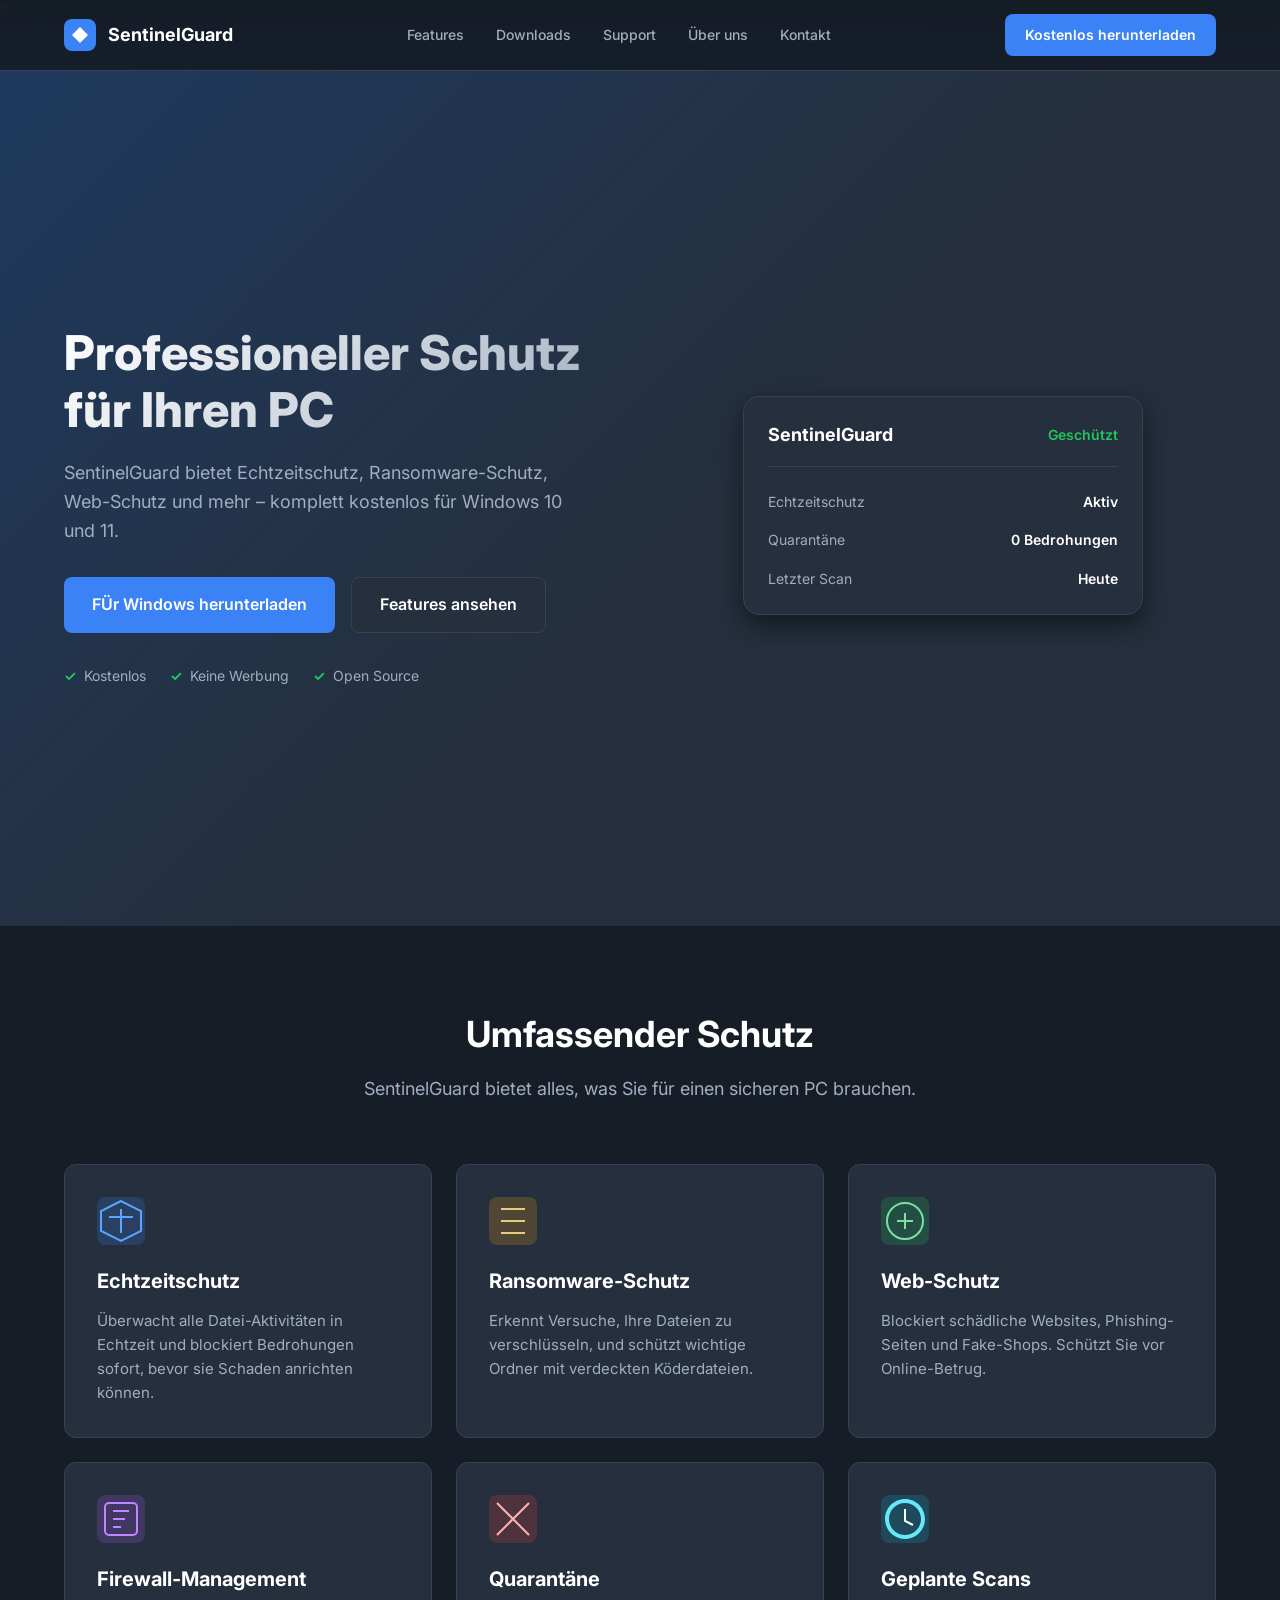
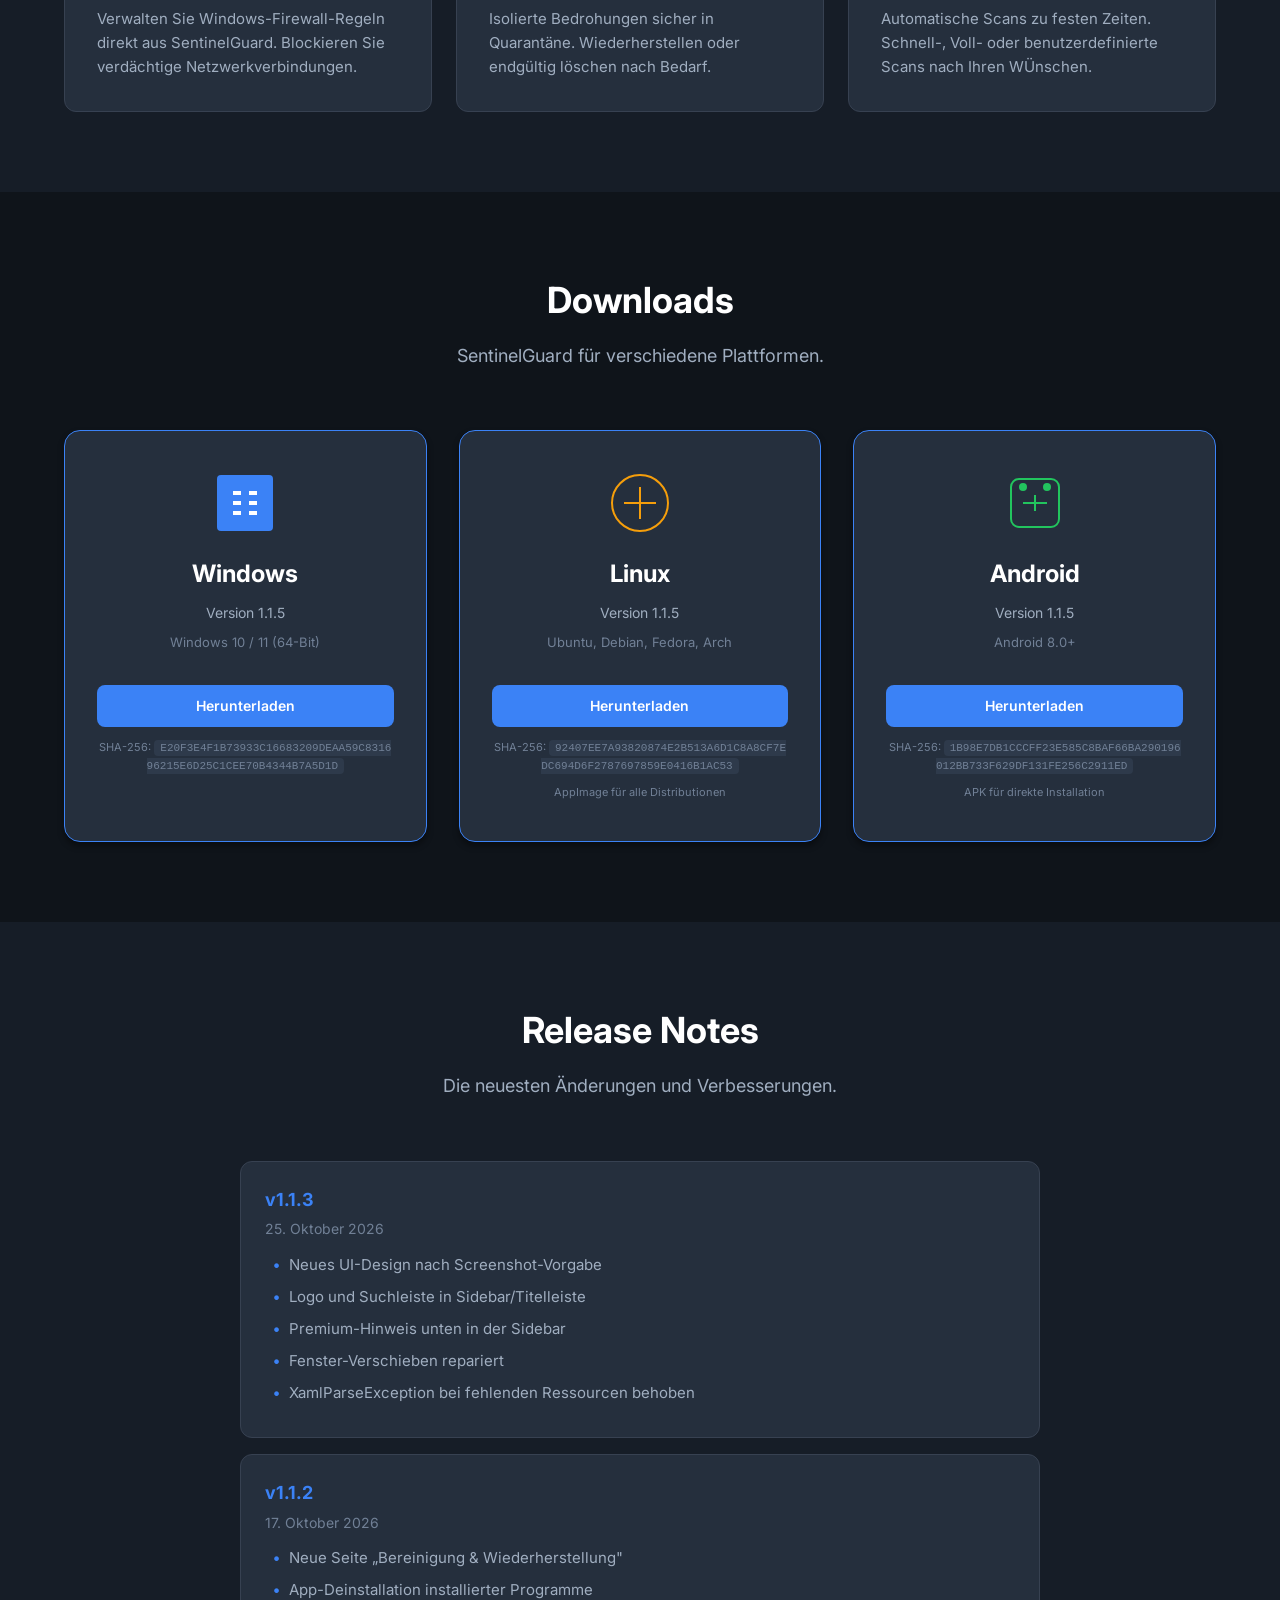
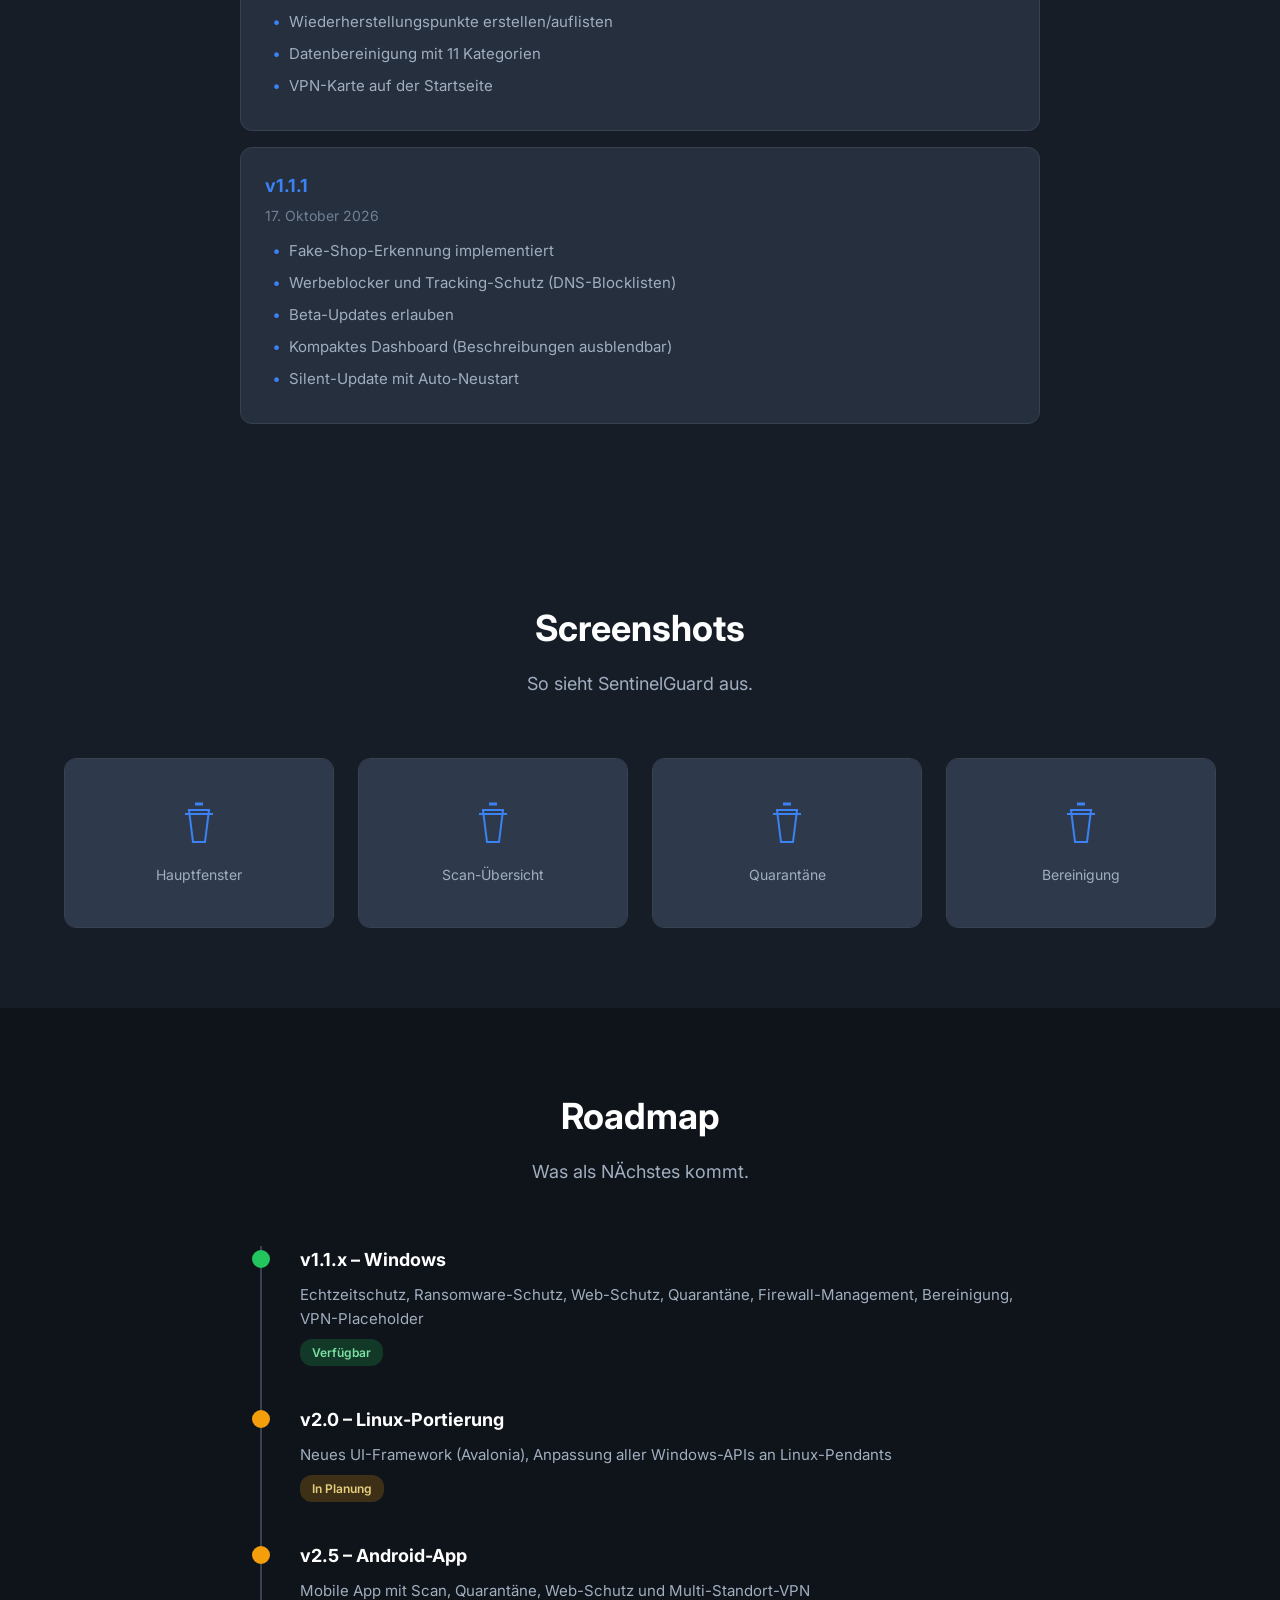
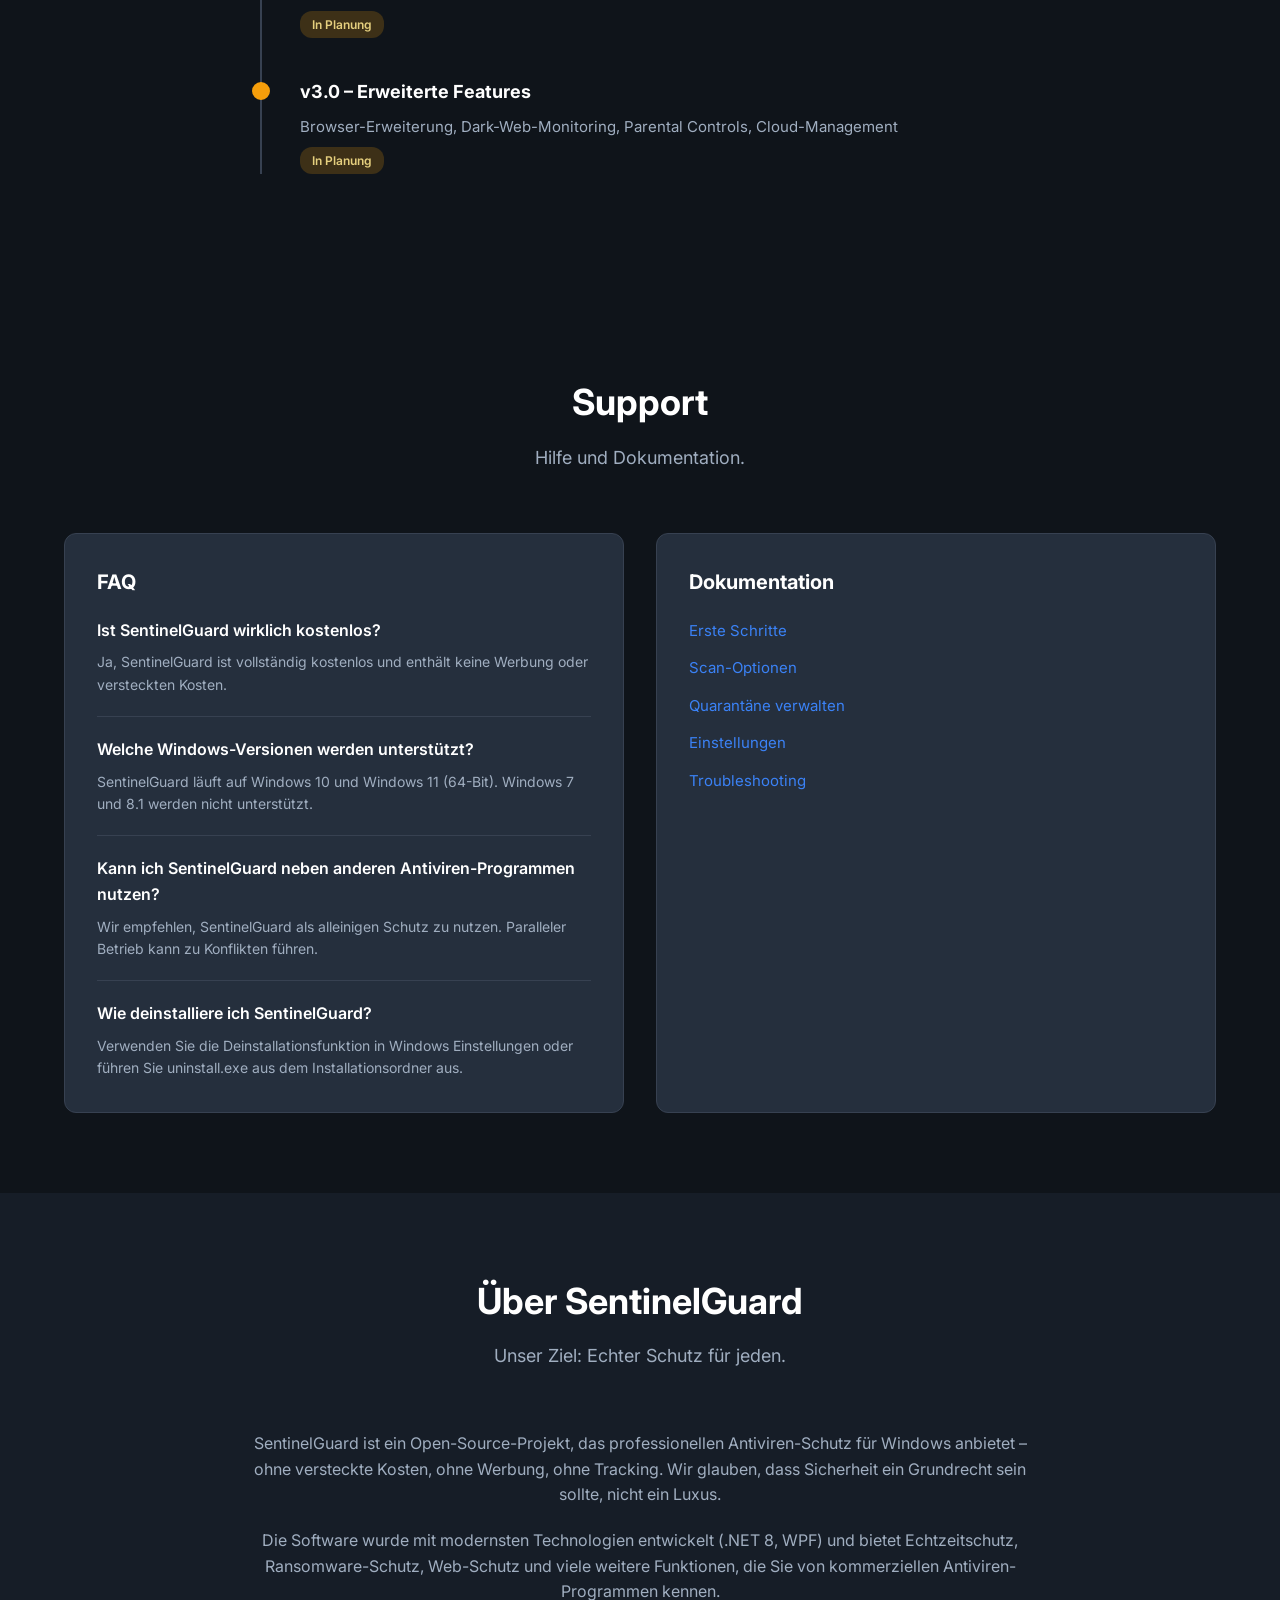
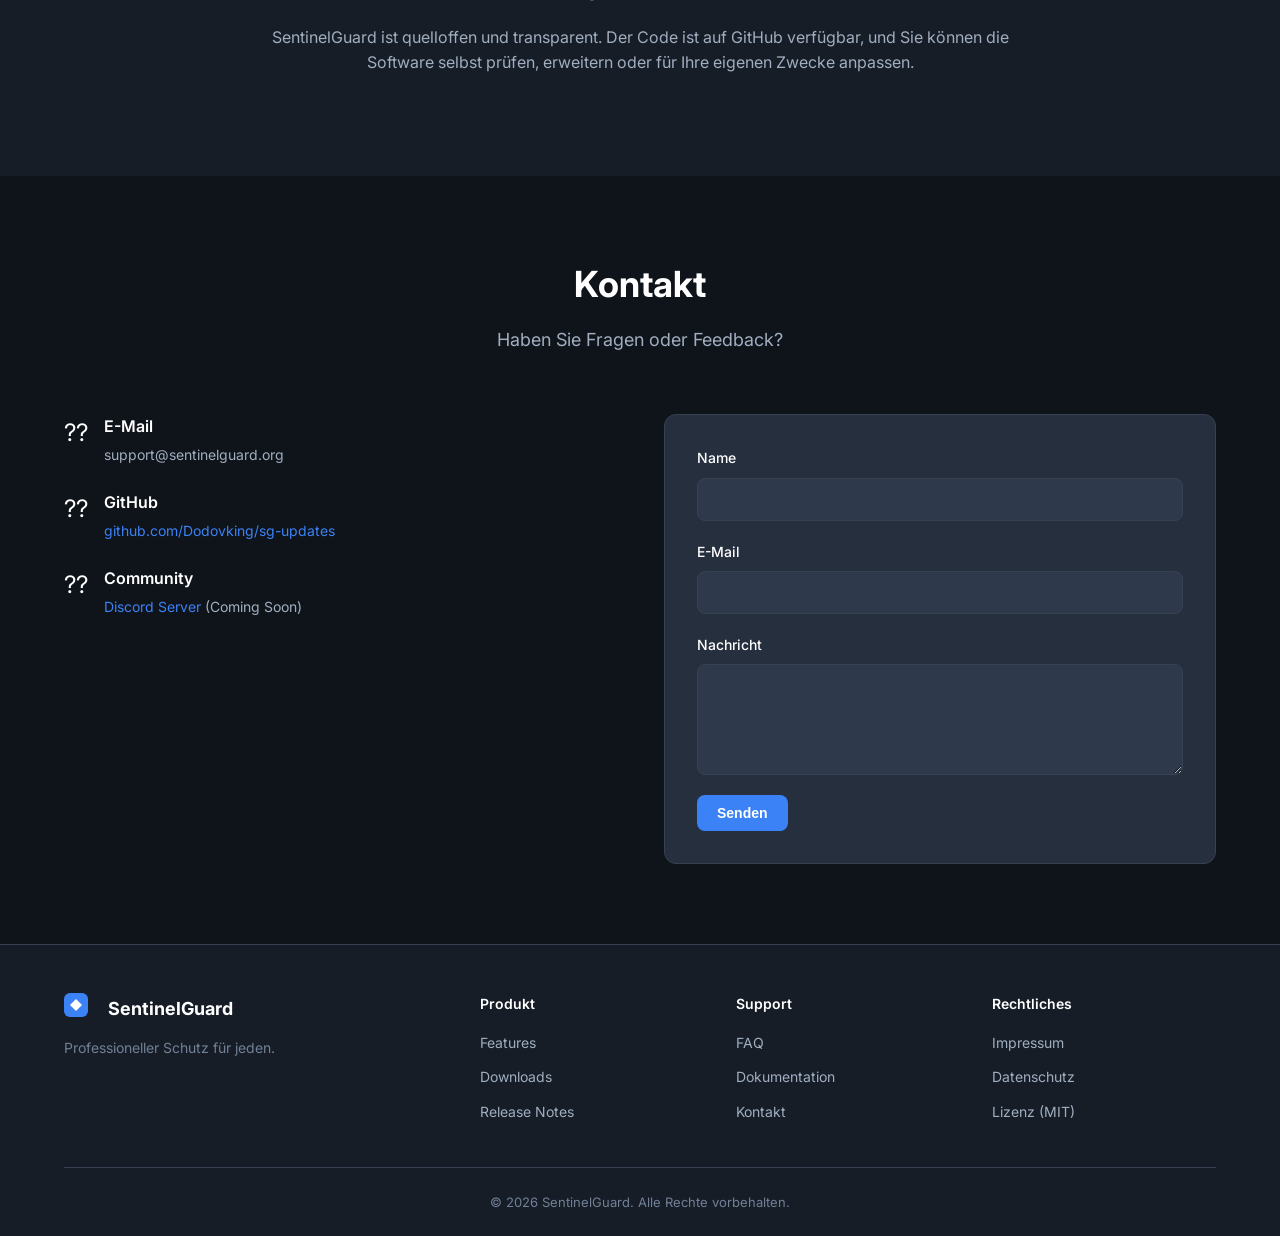
<file: index.html>
?<!DOCTYPE html>
<html lang="de">
<head>
    <meta charset="UTF-8">
    <meta name="viewport" content="width=device-width, initial-scale=1.0">
    <meta name="description" content="SentinelGuard - Professionelle Antiviren-Software für Windows 10/11 mit Echtzeitschutz, Ransomware-Schutz, Web-Schutz und mehr.">
    <meta name="keywords" content="Antivirus, Virenscanner, Echtzeitschutz, Ransomware, Malware, Windows 10, Windows 11, kostenlos">
    <title>SentinelGuard Antivirus - Professioneller Schutz für Windows</title>
    <link rel="stylesheet" href="css/style.css">
    <link rel="preconnect" href="https://fonts.googleapis.com">
    <link rel="preconnect" href="https://fonts.gstatic.com" crossorigin>
    <link href="https://fonts.googleapis.com/css2?family=Inter:wght@400;500;600;700;800&display=swap" rel="stylesheet">
</head>
<body>
    <!-- Header / Navigation -->
    <header class="header">
        <div class="container">
            <div class="header-inner">
                <a href="#" class="logo">
                    <div class="logo-icon">
                        <svg width="32" height="32" viewBox="0 0 32 32" fill="none">
                            <rect width="32" height="32" rx="8" fill="url(#logo-gradient)"/>
                            <path d="M16 8L24 16L16 24L8 16L16 8Z" fill="white"/>
                            <defs>
                                <linearGradient id="logo-gradient" x1="0" y1="0" x2="32" y2="32">
                                    <stop stop-color="#3B82F6"/>
                                    <stop offset="1" stop-color="#58A6FF"/>
                                </linearGradient>
                            </defs>
                        </svg>
                    </div>
                    <span class="logo-text">SentinelGuard</span>
                </a>
                <nav class="nav">
                    <a href="#features" class="nav-link">Features</a>
                    <a href="#downloads" class="nav-link">Downloads</a>
                    <a href="#support" class="nav-link">Support</a>
                    <a href="#about" class="nav-link">Über uns</a>
                    <a href="#contact" class="nav-link">Kontakt</a>
                </nav>
                <a href="#downloads" class="btn btn-primary">Kostenlos herunterladen</a>
            </div>
        </div>
    </header>

    <!-- Hero Section -->
    <section class="hero">
        <div class="container">
            <div class="hero-content">
                <div class="hero-text">
                    <h1>Professioneller Schutz für Ihren PC</h1>
                    <p class="hero-subtitle">SentinelGuard bietet Echtzeitschutz, Ransomware-Schutz, Web-Schutz und mehr – komplett kostenlos für Windows 10 und 11.</p>
                    <div class="hero-actions">
                        <a href="#downloads" class="btn btn-primary btn-large">FÜr Windows herunterladen</a>
                        <a href="#features" class="btn btn-secondary btn-large">Features ansehen</a>
                    </div>
                    <div class="hero-meta">
                        <div class="meta-item">
                            <span class="meta-icon">&#10003;</span>
                            <span>Kostenlos</span>
                        </div>
                        <div class="meta-item">
                            <span class="meta-icon">&#10003;</span>
                            <span>Keine Werbung</span>
                        </div>
                        <div class="meta-item">
                            <span class="meta-icon">&#10003;</span>
                            <span>Open Source</span>
                        </div>
                    </div>
                </div>
                <div class="hero-visual">
                    <div class="hero-card">
                        <div class="hero-card-header">
                            <div class="hero-card-title">SentinelGuard</div>
                            <div class="hero-card-status">Geschützt</div>
                        </div>
                        <div class="hero-card-body">
                            <div class="hero-card-stat">
                                <div class="stat-label">Echtzeitschutz</div>
                                <div class="stat-value">Aktiv</div>
                            </div>
                            <div class="hero-card-stat">
                                <div class="stat-label">Quarantäne</div>
                                <div class="stat-value">0 Bedrohungen</div>
                            </div>
                            <div class="hero-card-stat">
                                <div class="stat-label">Letzter Scan</div>
                                <div class="stat-value">Heute</div>
                            </div>
                        </div>
                    </div>
                </div>
            </div>
        </div>
    </section>

    <!-- Features Section -->
    <section id="features" class="features">
        <div class="container">
            <div class="section-header">
                <h2 class="section-title">Umfassender Schutz</h2>
                <p class="section-subtitle">SentinelGuard bietet alles, was Sie für einen sicheren PC brauchen.</p>
            </div>
            <div class="features-grid">
                <div class="feature-card">
                    <div class="feature-icon feature-icon-blue">
                        <svg width="48" height="48" viewBox="0 0 48 48" fill="none">
                            <path d="M24 4L4 14V34L24 44L44 34V14L24 4Z" stroke="currentColor" stroke-width="2" fill="none"/>
                            <path d="M24 12V36M12 20H36" stroke="currentColor" stroke-width="2"/>
                        </svg>
                    </div>
                    <h3>Echtzeitschutz</h3>
                    <p>Überwacht alle Datei-Aktivitäten in Echtzeit und blockiert Bedrohungen sofort, bevor sie Schaden anrichten können.</p>
                </div>
                <div class="feature-card">
                    <div class="feature-icon feature-icon-orange">
                        <svg width="48" height="48" viewBox="0 0 48 48" fill="none">
                            <path d="M12 12H36M12 24H36M12 36H36" stroke="currentColor" stroke-width="2"/>
                        </svg>
                    </div>
                    <h3>Ransomware-Schutz</h3>
                    <p>Erkennt Versuche, Ihre Dateien zu verschlüsseln, und schützt wichtige Ordner mit verdeckten Köderdateien.</p>
                </div>
                <div class="feature-card">
                    <div class="feature-icon feature-icon-green">
                        <svg width="48" height="48" viewBox="0 0 48 48" fill="none">
                            <circle cx="24" cy="24" r="18" stroke="currentColor" stroke-width="2"/>
                            <path d="M24 16V32M16 24H32" stroke="currentColor" stroke-width="2"/>
                        </svg>
                    </div>
                    <h3>Web-Schutz</h3>
                    <p>Blockiert schädliche Websites, Phishing-Seiten und Fake-Shops. Schützt Sie vor Online-Betrug.</p>
                </div>
                <div class="feature-card">
                    <div class="feature-icon feature-icon-purple">
                        <svg width="48" height="48" viewBox="0 0 48 48" fill="none">
                            <rect x="8" y="8" width="32" height="32" rx="4" stroke="currentColor" stroke-width="2"/>
                            <path d="M16 16H32M16 24H28M16 32H24" stroke="currentColor" stroke-width="2"/>
                        </svg>
                    </div>
                    <h3>Firewall-Management</h3>
                    <p>Verwalten Sie Windows-Firewall-Regeln direkt aus SentinelGuard. Blockieren Sie verdächtige Netzwerkverbindungen.</p>
                </div>
                <div class="feature-card">
                    <div class="feature-icon feature-icon-red">
                        <svg width="48" height="48" viewBox="0 0 48 48" fill="none">
                            <path d="M8 8L40 40M40 8L8 40" stroke="currentColor" stroke-width="2"/>
                        </svg>
                    </div>
                    <h3>Quarantäne</h3>
                    <p>Isolierte Bedrohungen sicher in Quarantäne. Wiederherstellen oder endgültig löschen nach Bedarf.</p>
                </div>
                <div class="feature-card">
                    <div class="feature-icon feature-icon-cyan">
                        <svg width="48" height="48" viewBox="0 0 48 48" fill="none">
                            <path d="M24 4C12.95 4 4 12.95 4 24C4 35.05 12.95 44 24 44C35.05 44 44 35.05 44 24C44 12.95 35.05 4 24 4ZM24 40C15.16 40 8 32.84 8 24C8 15.16 15.16 8 24 8C32.84 8 40 15.16 40 24C40 32.84 32.84 40 24 40Z" fill="currentColor"/>
                            <path d="M24 14V26L32 30" stroke="white" stroke-width="2"/>
                        </svg>
                    </div>
                    <h3>Geplante Scans</h3>
                    <p>Automatische Scans zu festen Zeiten. Schnell-, Voll- oder benutzerdefinierte Scans nach Ihren WÜnschen.</p>
                </div>
            </div>
        </div>
    </section>

    <!-- Downloads Section -->
    <section id="downloads" class="downloads">
        <div class="container">
            <div class="section-header">
                <h2 class="section-title">Downloads</h2>
                <p class="section-subtitle">SentinelGuard für verschiedene Plattformen.</p>
            </div>
            <div class="downloads-grid">
                <!-- Windows -->
                <div class="download-card download-card-active">
                    <div class="download-icon download-icon-windows">
                        <svg width="64" height="64" viewBox="0 0 64 64" fill="none">
                            <rect x="4" y="4" width="56" height="56" rx="4" fill="currentColor"/>
                            <path d="M20 20H28V24H20V20ZM36 20H44V24H36V20ZM20 30H28V34H20V30ZM36 30H44V34H36V30ZM20 40H28V44H20V40ZM36 40H44V44H36V40Z" fill="white"/>
                        </svg>
                    </div>
                    <h3>Windows</h3>
                    <p class="download-version">Version 1.1.5</p>
                    <p class="download-requirements">Windows 10 / 11 (64-Bit)</p>
                    <a href="https://github.com/Dodovking/sg-updates/releases/download/v1.1.5/SentinelGuard-Setup-1.1.5.exe" class="btn btn-primary btn-download">Herunterladen</a>
                    <p class="download-sha">SHA-256: <code>E20F3E4F1B73933C16683209DEAA59C831696215E6D25C1CEE70B4344B7A5D1D</code></p>
                </div>
                <!-- Linux -->
                <div class="download-card download-card-active">
                    <div class="download-icon download-icon-linux">
                        <svg width="64" height="64" viewBox="0 0 64 64" fill="none">
                            <circle cx="32" cy="32" r="28" stroke="currentColor" stroke-width="2"/>
                            <path d="M32 16V48M16 32H48" stroke="currentColor" stroke-width="2"/>
                        </svg>
                    </div>
                    <h3>Linux</h3>
                    <p class="download-version">Version 1.1.5</p>
                    <p class="download-requirements">Ubuntu, Debian, Fedora, Arch</p>
                    <a href="https://github.com/Dodovking/sg-website/releases/download/v1.1.3-linux/SentinelGuard-Linux-1.1.3.zip" class="btn btn-primary btn-download">Herunterladen</a>
                    <p class="download-sha">SHA-256: <code>92407EE7A93820874E2B513A6D1C8A8CF7EDC694D6F2787697859E0416B1AC53</code></p>
                    <p style="font-size: 11px; color: var(--text-muted); margin-top: 8px;">AppImage für alle Distributionen</p>
                </div>
                <!-- Android -->
                <div class="download-card download-card-active">
                    <div class="download-icon download-icon-android">
                        <svg width="64" height="64" viewBox="0 0 64 64" fill="none">
                            <rect x="8" y="8" width="48" height="48" rx="8" stroke="currentColor" stroke-width="2"/>
                            <circle cx="20" cy="16" r="4" fill="currentColor"/>
                            <circle cx="44" cy="16" r="4" fill="currentColor"/>
                            <path d="M20 32H44M32 24V40" stroke="currentColor" stroke-width="2"/>
                        </svg>
                    </div>
                    <h3>Android</h3>
                    <p class="download-version">Version 1.1.5</p>
                    <p class="download-requirements">Android 8.0+</p>
                    <a href="https://github.com/Dodovking/sg-website/releases/download/v1.1.4-android/SentinelGuard-Android-1.1.4.apk" class="btn btn-primary btn-download">Herunterladen</a>
                    <p class="download-sha">SHA-256: <code>1B98E7DB1CCCFF23E585C8BAF66BA290196012BB733F629DF131FE256C2911ED</code></p>
                    <p style="font-size: 11px; color: var(--text-muted); margin-top: 8px;">APK für direkte Installation</p>
                </div>
            </div>
        </div>
    </section>

    <!-- Release Notes Section -->
    <section class="release-notes">
        <div class="container">
            <div class="section-header">
                <h2 class="section-title">Release Notes</h2>
                <p class="section-subtitle">Die neuesten Änderungen und Verbesserungen.</p>
            </div>
            <div class="release-list">
                <div class="release-item">
                    <div class="release-version">v1.1.3</div>
                    <div class="release-date">25. Oktober 2026</div>
                    <ul class="release-changes">
                        <li>Neues UI-Design nach Screenshot-Vorgabe</li>
                        <li>Logo und Suchleiste in Sidebar/Titelleiste</li>
                        <li>Premium-Hinweis unten in der Sidebar</li>
                        <li>Fenster-Verschieben repariert</li>
                        <li>XamlParseException bei fehlenden Ressourcen behoben</li>
                    </ul>
                </div>
                <div class="release-item">
                    <div class="release-version">v1.1.2</div>
                    <div class="release-date">17. Oktober 2026</div>
                    <ul class="release-changes">
                        <li>Neue Seite „Bereinigung &amp; Wiederherstellung"</li>
                        <li>App-Deinstallation installierter Programme</li>
                        <li>Wiederherstellungspunkte erstellen/auflisten</li>
                        <li>Datenbereinigung mit 11 Kategorien</li>
                        <li>VPN-Karte auf der Startseite</li>
                    </ul>
                </div>
                <div class="release-item">
                    <div class="release-version">v1.1.1</div>
                    <div class="release-date">17. Oktober 2026</div>
                    <ul class="release-changes">
                        <li>Fake-Shop-Erkennung implementiert</li>
                        <li>Werbeblocker und Tracking-Schutz (DNS-Blocklisten)</li>
                        <li>Beta-Updates erlauben</li>
                        <li>Kompaktes Dashboard (Beschreibungen ausblendbar)</li>
                        <li>Silent-Update mit Auto-Neustart</li>
                    </ul>
                </div>
            </div>
        </div>
    </section>

    <!-- Screenshots Section -->
    <section class="screenshots">
        <div class="container">
            <div class="section-header">
                <h2 class="section-title">Screenshots</h2>
                <p class="section-subtitle">So sieht SentinelGuard aus.</p>
            </div>
            <div class="screenshots-grid">
                <div class="screenshot-card">
                    <div class="screenshot-placeholder">
                        <div class="screenshot-icon"><svg width="48" height="48" viewBox="0 0 48 48" fill="none"><path d="M14 10H34L30 42H18L14 10Z" stroke="#3B82F6" stroke-width="2"/><path d="M10 14H38" stroke="#3B82F6" stroke-width="2"/><path d="M20 4H28" stroke="#3B82F6" stroke-width="3"/></svg></div>
                        <p>Hauptfenster</p>
                    </div>
                </div>
                <div class="screenshot-card">
                    <div class="screenshot-placeholder">
                        <div class="screenshot-icon"><svg width="48" height="48" viewBox="0 0 48 48" fill="none"><path d="M14 10H34L30 42H18L14 10Z" stroke="#3B82F6" stroke-width="2"/><path d="M10 14H38" stroke="#3B82F6" stroke-width="2"/><path d="M20 4H28" stroke="#3B82F6" stroke-width="3"/></svg></div>
                        <p>Scan-Übersicht</p>
                    </div>
                </div>
                <div class="screenshot-card">
                    <div class="screenshot-placeholder">
                        <div class="screenshot-icon"><svg width="48" height="48" viewBox="0 0 48 48" fill="none"><path d="M14 10H34L30 42H18L14 10Z" stroke="#3B82F6" stroke-width="2"/><path d="M10 14H38" stroke="#3B82F6" stroke-width="2"/><path d="M20 4H28" stroke="#3B82F6" stroke-width="3"/></svg></div>
                        <p>Quarantäne</p>
                    </div>
                </div>
                <div class="screenshot-card">
                    <div class="screenshot-placeholder">
                        <div class="screenshot-icon"><svg width="48" height="48" viewBox="0 0 48 48" fill="none"><path d="M14 10H34L30 42H18L14 10Z" stroke="#3B82F6" stroke-width="2"/><path d="M10 14H38" stroke="#3B82F6" stroke-width="2"/><path d="M20 4H28" stroke="#3B82F6" stroke-width="3"/></svg></div>
                        <p>Bereinigung</p>
                    </div>
                </div>
            </div>
        </div>
    </section>

    <!-- Roadmap Section -->
    <section class="roadmap">
        <div class="container">
            <div class="section-header">
                <h2 class="section-title">Roadmap</h2>
                <p class="section-subtitle">Was als NÄchstes kommt.</p>
            </div>
            <div class="roadmap-timeline">
                <div class="roadmap-item roadmap-item-done">
                    <div class="roadmap-marker"></div>
                    <div class="roadmap-content">
                        <h3>v1.1.x – Windows</h3>
                        <p>Echtzeitschutz, Ransomware-Schutz, Web-Schutz, Quarantäne, Firewall-Management, Bereinigung, VPN-Placeholder</p>
                        <span class="roadmap-status">Verfügbar</span>
                    </div>
                </div>
                <div class="roadmap-item roadmap-item-progress">
                    <div class="roadmap-marker"></div>
                    <div class="roadmap-content">
                        <h3>v2.0 – Linux-Portierung</h3>
                        <p>Neues UI-Framework (Avalonia), Anpassung aller Windows-APIs an Linux-Pendants</p>
                        <span class="roadmap-status">In Planung</span>
                    </div>
                </div>
                <div class="roadmap-item roadmap-item-progress">
                    <div class="roadmap-marker"></div>
                    <div class="roadmap-content">
                        <h3>v2.5 – Android-App</h3>
                        <p>Mobile App mit Scan, Quarantäne, Web-Schutz und Multi-Standort-VPN</p>
                        <span class="roadmap-status">In Planung</span>
                    </div>
                </div>
                <div class="roadmap-item roadmap-item-progress">
                    <div class="roadmap-marker"></div>
                    <div class="roadmap-content">
                        <h3>v3.0 – Erweiterte Features</h3>
                        <p>Browser-Erweiterung, Dark-Web-Monitoring, Parental Controls, Cloud-Management</p>
                        <span class="roadmap-status">In Planung</span>
                    </div>
                </div>
            </div>
        </div>
    </section>

    <!-- Support Section -->
    <section id="support" class="support">
        <div class="container">
            <div class="section-header">
                <h2 class="section-title">Support</h2>
                <p class="section-subtitle">Hilfe und Dokumentation.</p>
            </div>
            <div class="support-grid">
                <div class="support-card">
                    <h3>FAQ</h3>
                    <div class="faq-item">
                        <h4>Ist SentinelGuard wirklich kostenlos?</h4>
                        <p>Ja, SentinelGuard ist vollständig kostenlos und enthält keine Werbung oder versteckten Kosten.</p>
                    </div>
                    <div class="faq-item">
                        <h4>Welche Windows-Versionen werden unterstützt?</h4>
                        <p>SentinelGuard läuft auf Windows 10 und Windows 11 (64-Bit). Windows 7 und 8.1 werden nicht unterstützt.</p>
                    </div>
                    <div class="faq-item">
                        <h4>Kann ich SentinelGuard neben anderen Antiviren-Programmen nutzen?</h4>
                        <p>Wir empfehlen, SentinelGuard als alleinigen Schutz zu nutzen. Paralleler Betrieb kann zu Konflikten führen.</p>
                    </div>
                    <div class="faq-item">
                        <h4>Wie deinstalliere ich SentinelGuard?</h4>
                        <p>Verwenden Sie die Deinstallationsfunktion in Windows Einstellungen oder führen Sie uninstall.exe aus dem Installationsordner aus.</p>
                    </div>
                </div>
                <div class="support-card">
                    <h3>Dokumentation</h3>
                    <ul class="doc-links">
                        <li><a href="#">Erste Schritte</a></li>
                        <li><a href="#">Scan-Optionen</a></li>
                        <li><a href="#">Quarantäne verwalten</a></li>
                        <li><a href="#">Einstellungen</a></li>
                        <li><a href="#">Troubleshooting</a></li>
                    </ul>
                </div>
            </div>
        </div>
    </section>

    <!-- About Section -->
    <section id="about" class="about">
        <div class="container">
            <div class="section-header">
                <h2 class="section-title">Über SentinelGuard</h2>
                <p class="section-subtitle">Unser Ziel: Echter Schutz für jeden.</p>
            </div>
            <div class="about-content">
                <p>SentinelGuard ist ein Open-Source-Projekt, das professionellen Antiviren-Schutz für Windows anbietet – ohne versteckte Kosten, ohne Werbung, ohne Tracking. Wir glauben, dass Sicherheit ein Grundrecht sein sollte, nicht ein Luxus.</p>
                <p>Die Software wurde mit modernsten Technologien entwickelt (.NET 8, WPF) und bietet Echtzeitschutz, Ransomware-Schutz, Web-Schutz und viele weitere Funktionen, die Sie von kommerziellen Antiviren-Programmen kennen.</p>
                <p>SentinelGuard ist quelloffen und transparent. Der Code ist auf GitHub verfügbar, und Sie können die Software selbst prüfen, erweitern oder für Ihre eigenen Zwecke anpassen.</p>
            </div>
        </div>
    </section>

    <!-- Contact Section -->
    <section id="contact" class="contact">
        <div class="container">
            <div class="section-header">
                <h2 class="section-title">Kontakt</h2>
                <p class="section-subtitle">Haben Sie Fragen oder Feedback?</p>
            </div>
            <div class="contact-content">
                <div class="contact-info">
                    <div class="contact-item">
                        <div class="contact-icon">??</div>
                        <div>
                            <h4>E-Mail</h4>
                            <p>support@sentinelguard.org</p>
                        </div>
                    </div>
                    <div class="contact-item">
                        <div class="contact-icon">??</div>
                        <div>
                            <h4>GitHub</h4>
                            <p><a href="https://github.com/Dodovking/sg-updates" target="_blank">github.com/Dodovking/sg-updates</a></p>
                        </div>
                    </div>
                    <div class="contact-item">
                        <div class="contact-icon">??</div>
                        <div>
                            <h4>Community</h4>
                            <p><a href="#" target="_blank">Discord Server</a> (Coming Soon)</p>
                        </div>
                    </div>
                </div>
                <div class="contact-form">
                    <form>
                        <div class="form-group">
                            <label for="name">Name</label>
                            <input type="text" id="name" name="name" required>
                        </div>
                        <div class="form-group">
                            <label for="email">E-Mail</label>
                            <input type="email" id="email" name="email" required>
                        </div>
                        <div class="form-group">
                            <label for="message">Nachricht</label>
                            <textarea id="message" name="message" rows="5" required></textarea>
                        </div>
                        <button type="submit" class="btn btn-primary">Senden</button>
                    </form>
                </div>
            </div>
        </div>
    </section>

    <!-- Footer -->
    <footer class="footer">
        <div class="container">
            <div class="footer-inner">
                <div class="footer-brand">
                    <div class="logo">
                        <div class="logo-icon">
                            <svg width="24" height="24" viewBox="0 0 32 32" fill="none">
                                <rect width="32" height="32" rx="8" fill="url(#logo-gradient-footer)"/>
                                <path d="M16 8L24 16L16 24L8 16L16 8Z" fill="white"/>
                                <defs>
                                    <linearGradient id="logo-gradient-footer" x1="0" y1="0" x2="32" y2="32">
                                        <stop stop-color="#3B82F6"/>
                                        <stop offset="1" stop-color="#58A6FF"/>
                                    </linearGradient>
                                </defs>
                            </svg>
                        </div>
                        <span class="logo-text">SentinelGuard</span>
                    </div>
                    <p class="footer-tagline">Professioneller Schutz für jeden.</p>
                </div>
                <div class="footer-links">
                    <div class="footer-link-group">
                        <h4>Produkt</h4>
                        <a href="#features">Features</a>
                        <a href="#downloads">Downloads</a>
                        <a href="#release-notes">Release Notes</a>
                    </div>
                    <div class="footer-link-group">
                        <h4>Support</h4>
                        <a href="#support">FAQ</a>
                        <a href="#support">Dokumentation</a>
                        <a href="#contact">Kontakt</a>
                    </div>
                    <div class="footer-link-group">
                        <h4>Rechtliches</h4>
                        <a href="impressum.html">Impressum</a>
                        <a href="datenschutz.html">Datenschutz</a>
                        <a href="lizenz.html">Lizenz (MIT)</a>
                    </div>
                </div>
            </div>
            <div class="footer-bottom">
                <p>&copy; 2026 SentinelGuard. Alle Rechte vorbehalten.</p>
            </div>
        </div>
    </footer>

    <script src="js/main.js"></script>
</body>
</html>
</file>
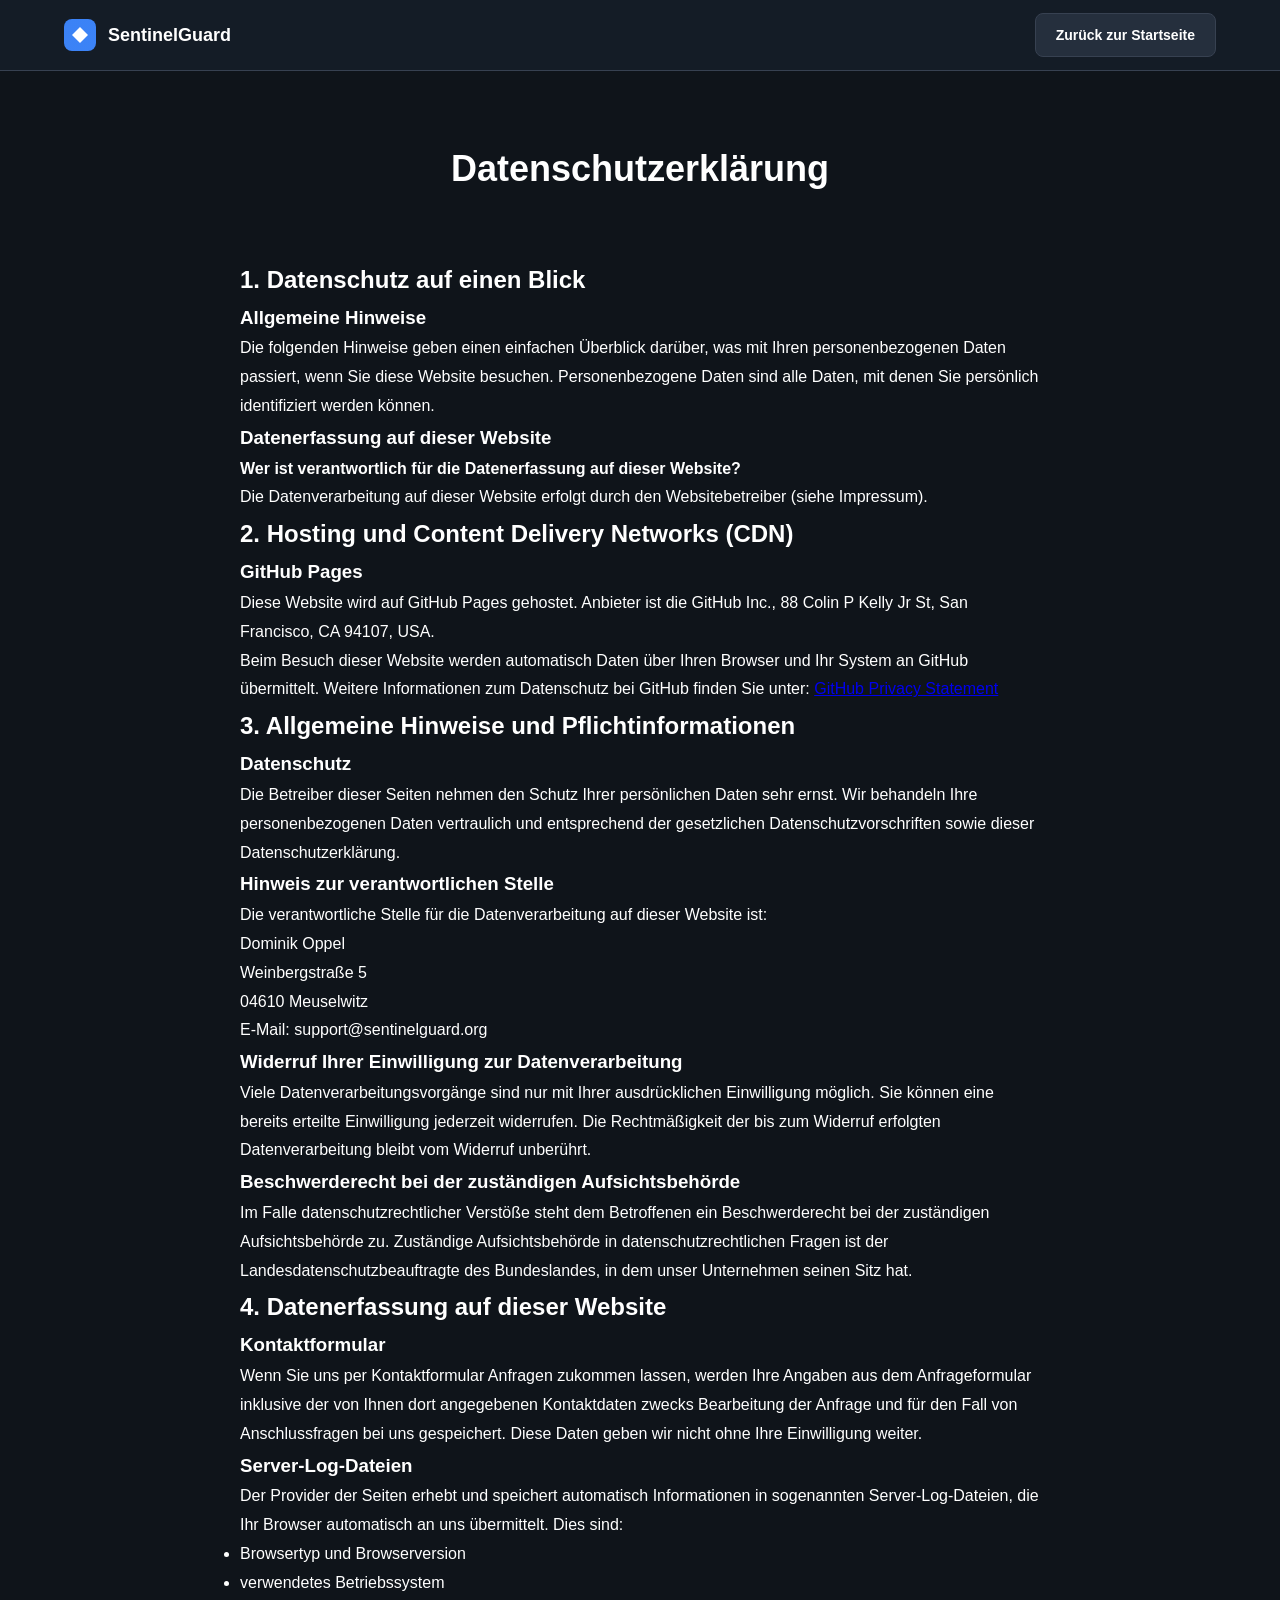
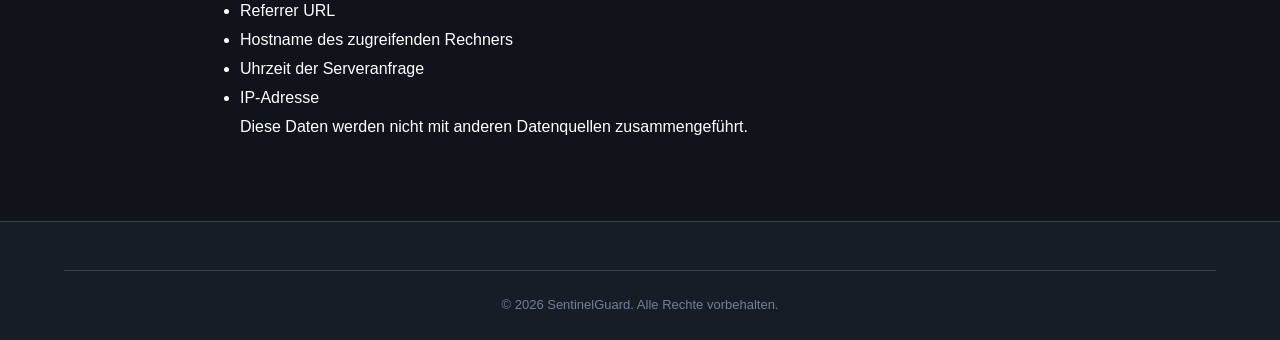
<file: datenschutz.html>
<!DOCTYPE html>
<html lang="de">
<head>
    <meta charset="UTF-8">
    <meta name="viewport" content="width=device-width, initial-scale=1.0">
    <title>Datenschutzerklärung - SentinelGuard</title>
    <link rel="stylesheet" href="css/style.css">
</head>
<body>
    <header class="header">
        <div class="container">
            <div class="header-inner">
                <a href="index.html" class="logo">
                    <div class="logo-icon">
                        <svg width="32" height="32" viewBox="0 0 32 32" fill="none">
                            <rect width="32" height="32" rx="8" fill="url(#logo-gradient)"/>
                            <path d="M16 8L24 16L16 24L8 16L16 8Z" fill="white"/>
                            <defs>
                                <linearGradient id="logo-gradient" x1="0" y1="0" x2="32" y2="32">
                                    <stop stop-color="#3B82F6"/>
                                    <stop offset="1" stop-color="#58A6FF"/>
                                </linearGradient>
                            </defs>
                        </svg>
                    </div>
                    <span class="logo-text">SentinelGuard</span>
                </a>
                <a href="index.html" class="btn btn-secondary">Zurück zur Startseite</a>
            </div>
        </div>
    </header>

    <section style="padding: 140px 0 80px;">
        <div class="container">
            <div class="section-header">
                <h1 class="section-title">Datenschutzerklärung</h1>
            </div>
            <div style="max-width: 800px; margin: 0 auto; line-height: 1.8;">
                <h2>1. Datenschutz auf einen Blick</h2>
                <h3>Allgemeine Hinweise</h3>
                <p>
                    Die folgenden Hinweise geben einen einfachen Überblick darüber, was mit Ihren personenbezogenen Daten passiert, wenn Sie diese Website besuchen. Personenbezogene Daten sind alle Daten, mit denen Sie persönlich identifiziert werden können.
                </p>

                <h3>Datenerfassung auf dieser Website</h3>
                <p>
                    <strong>Wer ist verantwortlich für die Datenerfassung auf dieser Website?</strong><br>
                    Die Datenverarbeitung auf dieser Website erfolgt durch den Websitebetreiber (siehe Impressum).
                </p>

                <h2>2. Hosting und Content Delivery Networks (CDN)</h2>
                <h3>GitHub Pages</h3>
                <p>
                    Diese Website wird auf GitHub Pages gehostet. Anbieter ist die GitHub Inc., 88 Colin P Kelly Jr St, San Francisco, CA 94107, USA.
                </p>
                <p>
                    Beim Besuch dieser Website werden automatisch Daten über Ihren Browser und Ihr System an GitHub übermittelt. Weitere Informationen zum Datenschutz bei GitHub finden Sie unter:
                    <a href="https://docs.github.com/en/site-policy/privacy-policies/github-privacy-statement" target="_blank">GitHub Privacy Statement</a>
                </p>

                <h2>3. Allgemeine Hinweise und Pflichtinformationen</h2>
                <h3>Datenschutz</h3>
                <p>
                    Die Betreiber dieser Seiten nehmen den Schutz Ihrer persönlichen Daten sehr ernst. Wir behandeln Ihre personenbezogenen Daten vertraulich und entsprechend der gesetzlichen Datenschutzvorschriften sowie dieser Datenschutzerklärung.
                </p>

                <h3>Hinweis zur verantwortlichen Stelle</h3>
                <p>
                    Die verantwortliche Stelle für die Datenverarbeitung auf dieser Website ist:<br>
                    Dominik Oppel<br>
                    Weinbergstraße 5<br>
                    04610 Meuselwitz<br>
                    E-Mail: support@sentinelguard.org
                </p>

                <h3>Widerruf Ihrer Einwilligung zur Datenverarbeitung</h3>
                <p>
                    Viele Datenverarbeitungsvorgänge sind nur mit Ihrer ausdrücklichen Einwilligung möglich. Sie können eine bereits erteilte Einwilligung jederzeit widerrufen. Die Rechtmäßigkeit der bis zum Widerruf erfolgten Datenverarbeitung bleibt vom Widerruf unberührt.
                </p>

                <h3>Beschwerderecht bei der zuständigen Aufsichtsbehörde</h3>
                <p>
                    Im Falle datenschutzrechtlicher Verstöße steht dem Betroffenen ein Beschwerderecht bei der zuständigen Aufsichtsbehörde zu. Zuständige Aufsichtsbehörde in datenschutzrechtlichen Fragen ist der Landesdatenschutzbeauftragte des Bundeslandes, in dem unser Unternehmen seinen Sitz hat.
                </p>

                <h2>4. Datenerfassung auf dieser Website</h2>
                <h3>Kontaktformular</h3>
                <p>
                    Wenn Sie uns per Kontaktformular Anfragen zukommen lassen, werden Ihre Angaben aus dem Anfrageformular inklusive der von Ihnen dort angegebenen Kontaktdaten zwecks Bearbeitung der Anfrage und für den Fall von Anschlussfragen bei uns gespeichert. Diese Daten geben wir nicht ohne Ihre Einwilligung weiter.
                </p>

                <h3>Server-Log-Dateien</h3>
                <p>
                    Der Provider der Seiten erhebt und speichert automatisch Informationen in sogenannten Server-Log-Dateien, die Ihr Browser automatisch an uns übermittelt. Dies sind:
                </p>
                <ul>
                    <li>Browsertyp und Browserversion</li>
                    <li>verwendetes Betriebssystem</li>
                    <li>Referrer URL</li>
                    <li>Hostname des zugreifenden Rechners</li>
                    <li>Uhrzeit der Serveranfrage</li>
                    <li>IP-Adresse</li>
                </ul>
                <p>
                    Diese Daten werden nicht mit anderen Datenquellen zusammengeführt.
                </p>
            </div>
        </div>
    </section>

    <footer class="footer">
        <div class="container">
            <div class="footer-bottom">
                <p>&copy; 2026 SentinelGuard. Alle Rechte vorbehalten.</p>
            </div>
        </div>
    </footer>
</body>
</html>
</file>
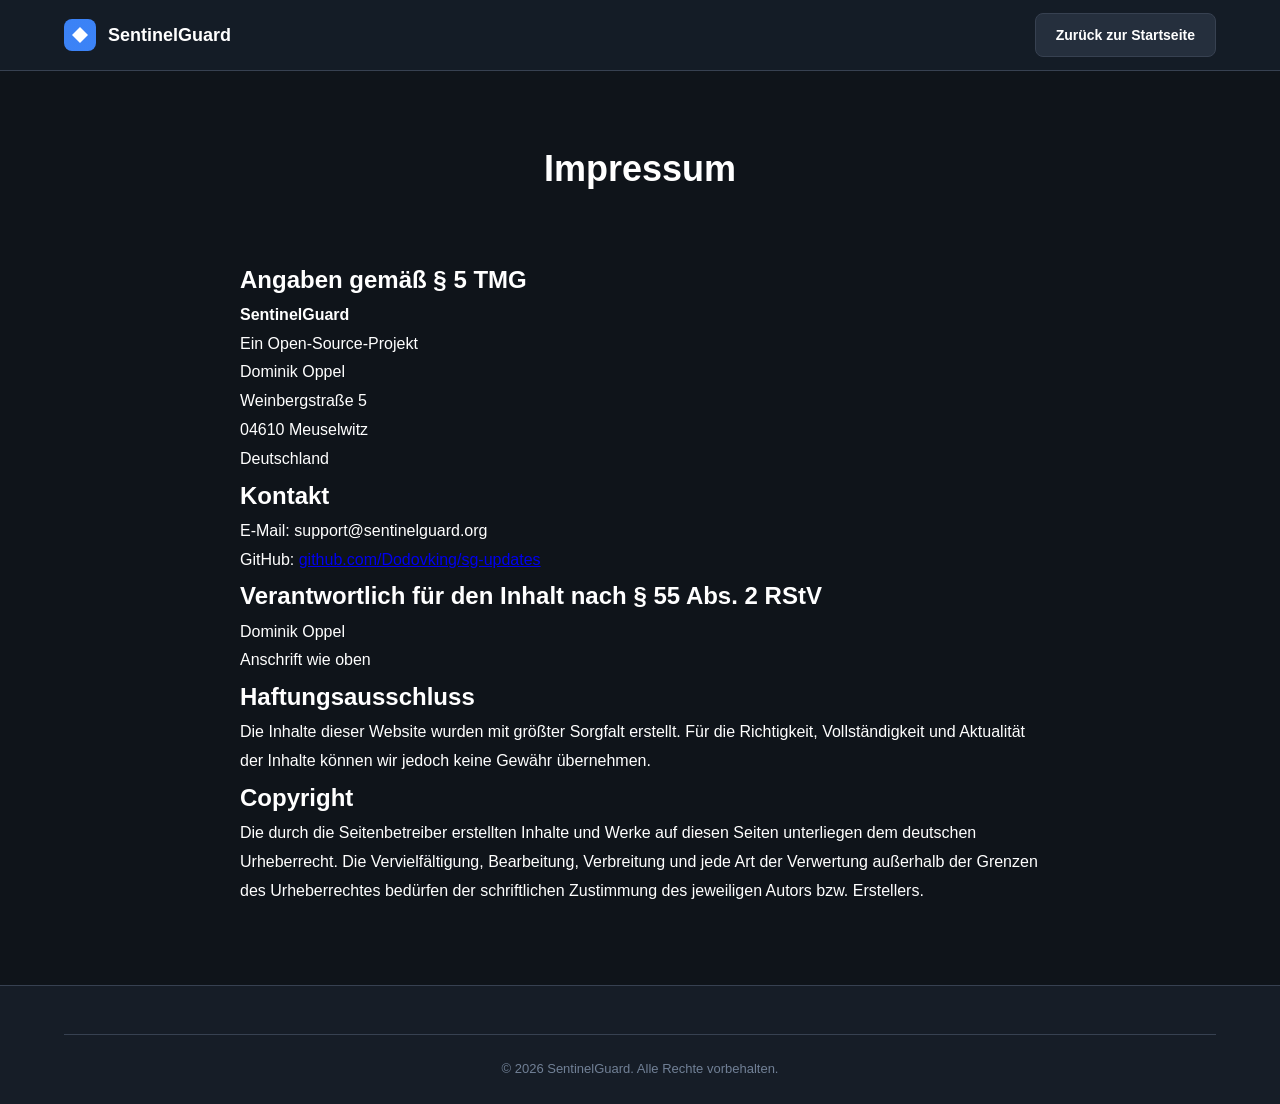
<file: impressum.html>
<!DOCTYPE html>
<html lang="de">
<head>
    <meta charset="UTF-8">
    <meta name="viewport" content="width=device-width, initial-scale=1.0">
    <title>Impressum - SentinelGuard</title>
    <link rel="stylesheet" href="css/style.css">
</head>
<body>
    <header class="header">
        <div class="container">
            <div class="header-inner">
                <a href="index.html" class="logo">
                    <div class="logo-icon">
                        <svg width="32" height="32" viewBox="0 0 32 32" fill="none">
                            <rect width="32" height="32" rx="8" fill="url(#logo-gradient)"/>
                            <path d="M16 8L24 16L16 24L8 16L16 8Z" fill="white"/>
                            <defs>
                                <linearGradient id="logo-gradient" x1="0" y1="0" x2="32" y2="32">
                                    <stop stop-color="#3B82F6"/>
                                    <stop offset="1" stop-color="#58A6FF"/>
                                </linearGradient>
                            </defs>
                        </svg>
                    </div>
                    <span class="logo-text">SentinelGuard</span>
                </a>
                <a href="index.html" class="btn btn-secondary">Zurück zur Startseite</a>
            </div>
        </div>
    </header>

    <section style="padding: 140px 0 80px;">
        <div class="container">
            <div class="section-header">
                <h1 class="section-title">Impressum</h1>
            </div>
            <div style="max-width: 800px; margin: 0 auto; line-height: 1.8;">
                <h2>Angaben gemäß § 5 TMG</h2>
                <p>
                    <strong>SentinelGuard</strong><br>
                    Ein Open-Source-Projekt<br>
                    Dominik Oppel<br>
                    Weinbergstraße 5<br>
                    04610 Meuselwitz<br>
                    Deutschland
                </p>

                <h2>Kontakt</h2>
                <p>
                    E-Mail: support@sentinelguard.org<br>
                    GitHub: <a href="https://github.com/Dodovking/sg-updates" target="_blank">github.com/Dodovking/sg-updates</a>
                </p>

                <h2>Verantwortlich für den Inhalt nach § 55 Abs. 2 RStV</h2>
                <p>
                    Dominik Oppel<br>
                    Anschrift wie oben
                </p>

                <h2>Haftungsausschluss</h2>
                <p>
                    Die Inhalte dieser Website wurden mit größter Sorgfalt erstellt. Für die Richtigkeit, Vollständigkeit und Aktualität der Inhalte können wir jedoch keine Gewähr übernehmen.
                </p>

                <h2>Copyright</h2>
                <p>
                    Die durch die Seitenbetreiber erstellten Inhalte und Werke auf diesen Seiten unterliegen dem deutschen Urheberrecht. Die Vervielfältigung, Bearbeitung, Verbreitung und jede Art der Verwertung außerhalb der Grenzen des Urheberrechtes bedürfen der schriftlichen Zustimmung des jeweiligen Autors bzw. Erstellers.
                </p>
            </div>
        </div>
    </section>

    <footer class="footer">
        <div class="container">
            <div class="footer-bottom">
                <p>&copy; 2026 SentinelGuard. Alle Rechte vorbehalten.</p>
            </div>
        </div>
    </footer>
</body>
</html>
</file>
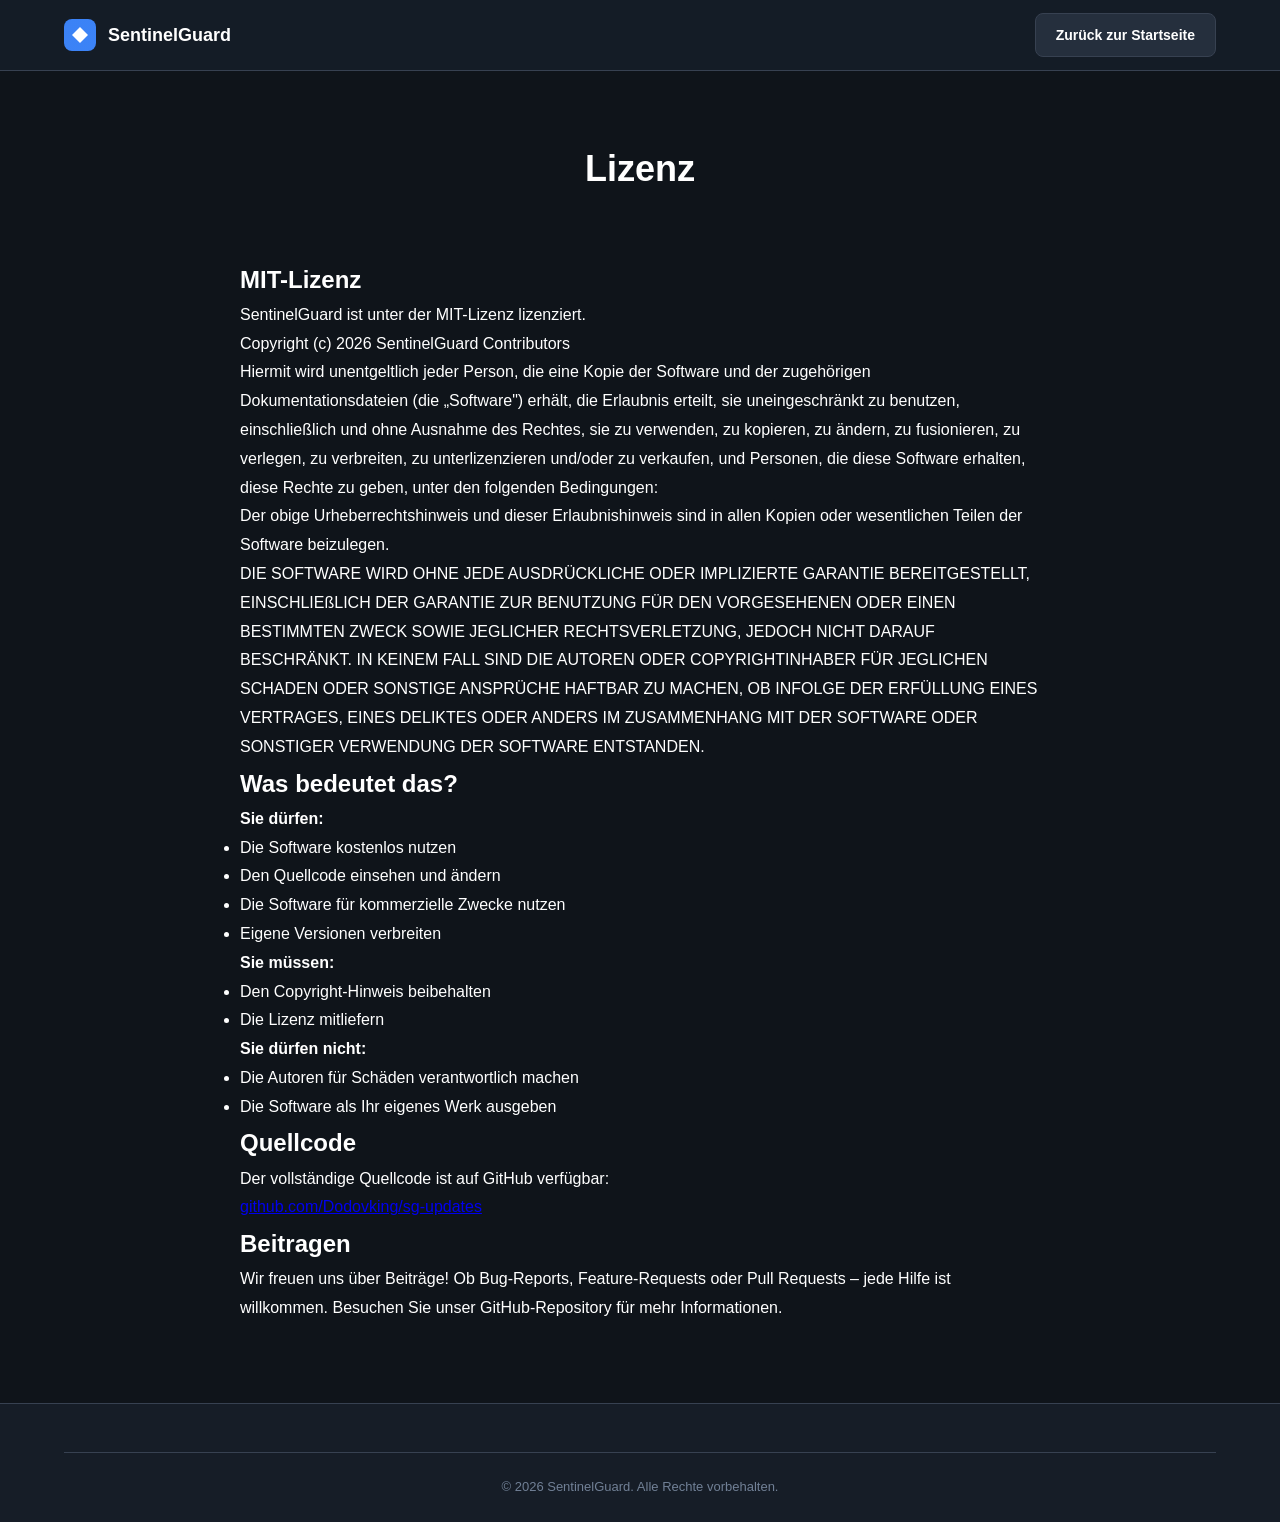
<file: lizenz.html>
<!DOCTYPE html>
<html lang="de">
<head>
    <meta charset="UTF-8">
    <meta name="viewport" content="width=device-width, initial-scale=1.0">
    <title>Lizenz - SentinelGuard</title>
    <link rel="stylesheet" href="css/style.css">
</head>
<body>
    <header class="header">
        <div class="container">
            <div class="header-inner">
                <a href="index.html" class="logo">
                    <div class="logo-icon">
                        <svg width="32" height="32" viewBox="0 0 32 32" fill="none">
                            <rect width="32" height="32" rx="8" fill="url(#logo-gradient)"/>
                            <path d="M16 8L24 16L16 24L8 16L16 8Z" fill="white"/>
                            <defs>
                                <linearGradient id="logo-gradient" x1="0" y1="0" x2="32" y2="32">
                                    <stop stop-color="#3B82F6"/>
                                    <stop offset="1" stop-color="#58A6FF"/>
                                </linearGradient>
                            </defs>
                        </svg>
                    </div>
                    <span class="logo-text">SentinelGuard</span>
                </a>
                <a href="index.html" class="btn btn-secondary">Zurück zur Startseite</a>
            </div>
        </div>
    </header>

    <section style="padding: 140px 0 80px;">
        <div class="container">
            <div class="section-header">
                <h1 class="section-title">Lizenz</h1>
            </div>
            <div style="max-width: 800px; margin: 0 auto; line-height: 1.8;">
                <h2>MIT-Lizenz</h2>
                <p>
                    SentinelGuard ist unter der MIT-Lizenz lizenziert.
                </p>

                <p>
                    Copyright (c) 2026 SentinelGuard Contributors
                </p>

                <p>
                    Hiermit wird unentgeltlich jeder Person, die eine Kopie der Software und der zugehörigen Dokumentationsdateien (die „Software") erhält, die Erlaubnis erteilt, sie uneingeschränkt zu benutzen, einschließlich und ohne Ausnahme des Rechtes, sie zu verwenden, zu kopieren, zu ändern, zu fusionieren, zu verlegen, zu verbreiten, zu unterlizenzieren und/oder zu verkaufen, und Personen, die diese Software erhalten, diese Rechte zu geben, unter den folgenden Bedingungen:
                </p>

                <p>
                    Der obige Urheberrechtshinweis und dieser Erlaubnishinweis sind in allen Kopien oder wesentlichen Teilen der Software beizulegen.
                </p>

                <p>
                    DIE SOFTWARE WIRD OHNE JEDE AUSDRÜCKLICHE ODER IMPLIZIERTE GARANTIE BEREITGESTELLT, EINSCHLIEßLICH DER GARANTIE ZUR BENUTZUNG FÜR DEN VORGESEHENEN ODER EINEN BESTIMMTEN ZWECK SOWIE JEGLICHER RECHTSVERLETZUNG, JEDOCH NICHT DARAUF BESCHRÄNKT. IN KEINEM FALL SIND DIE AUTOREN ODER COPYRIGHTINHABER FÜR JEGLICHEN SCHADEN ODER SONSTIGE ANSPRÜCHE HAFTBAR ZU MACHEN, OB INFOLGE DER ERFÜLLUNG EINES VERTRAGES, EINES DELIKTES ODER ANDERS IM ZUSAMMENHANG MIT DER SOFTWARE ODER SONSTIGER VERWENDUNG DER SOFTWARE ENTSTANDEN.
                </p>

                <h2>Was bedeutet das?</h2>
                <p>
                    <strong>Sie dürfen:</strong>
                </p>
                <ul>
                    <li>Die Software kostenlos nutzen</li>
                    <li>Den Quellcode einsehen und ändern</li>
                    <li>Die Software für kommerzielle Zwecke nutzen</li>
                    <li>Eigene Versionen verbreiten</li>
                </ul>

                <p>
                    <strong>Sie müssen:</strong>
                </p>
                <ul>
                    <li>Den Copyright-Hinweis beibehalten</li>
                    <li>Die Lizenz mitliefern</li>
                </ul>

                <p>
                    <strong>Sie dürfen nicht:</strong>
                </p>
                <ul>
                    <li>Die Autoren für Schäden verantwortlich machen</li>
                    <li>Die Software als Ihr eigenes Werk ausgeben</li>
                </ul>

                <h2>Quellcode</h2>
                <p>
                    Der vollständige Quellcode ist auf GitHub verfügbar:
                </p>
                <p>
                    <a href="https://github.com/Dodovking/sg-updates" target="_blank">github.com/Dodovking/sg-updates</a>
                </p>

                <h2>Beitragen</h2>
                <p>
                    Wir freuen uns über Beiträge! Ob Bug-Reports, Feature-Requests oder Pull Requests – jede Hilfe ist willkommen. Besuchen Sie unser GitHub-Repository für mehr Informationen.
                </p>
            </div>
        </div>
    </section>

    <footer class="footer">
        <div class="container">
            <div class="footer-bottom">
                <p>&copy; 2026 SentinelGuard. Alle Rechte vorbehalten.</p>
            </div>
        </div>
    </footer>
</body>
</html>
</file>
<file: css/style.css>
/* SentinelGuard Website Styles */
/* Farbschema basierend auf der App: Dunkles Blau-Grau (#161D27, #252F3D), Akzent Blau (#3B82F6) */

:root {
    --bg-primary: #0f141a;
    --bg-secondary: #161d27;
    --bg-card: #252f3d;
    --bg-hover: #2e3a4b;
    --text-primary: #ffffff;
    --text-secondary: #a0aec0;
    --text-muted: #718096;
    --accent: #3b82f6;
    --accent-hover: #2563eb;
    --accent-light: #58a6ff;
    --success: #22c55e;
    --success-light: #7be0a0;
    --warning: #f59e0b;
    --warning-light: #e5cf7e;
    --danger: #ef4444;
    --danger-light: #ffb3ac;
    --border: #374151;
    --gradient-hero: linear-gradient(135deg, #1e3a5f 0%, #252f3d 55%, #252f3d 100%);
    --shadow-sm: 0 1px 2px rgba(0, 0, 0, 0.3);
    --shadow-md: 0 4px 6px rgba(0, 0, 0, 0.4);
    --shadow-lg: 0 10px 25px rgba(0, 0, 0, 0.5);
    --radius-sm: 8px;
    --radius-md: 12px;
    --radius-lg: 16px;
    --radius-xl: 20px;
}

* {
    margin: 0;
    padding: 0;
    box-sizing: border-box;
}

body {
    font-family: 'Inter', -apple-system, BlinkMacSystemFont, 'Segoe UI', Roboto, sans-serif;
    background-color: var(--bg-primary);
    color: var(--text-primary);
    line-height: 1.6;
    overflow-x: hidden;
}

.container {
    max-width: 1200px;
    margin: 0 auto;
    padding: 0 24px;
}

/* Header */
.header {
    position: fixed;
    top: 0;
    left: 0;
    right: 0;
    background: rgba(22, 29, 39, 0.95);
    backdrop-filter: blur(10px);
    border-bottom: 1px solid var(--border);
    z-index: 1000;
}

.header-inner {
    display: flex;
    align-items: center;
    justify-content: space-between;
    height: 70px;
}

.logo {
    display: flex;
    align-items: center;
    gap: 12px;
    text-decoration: none;
    color: var(--text-primary);
}

.logo-icon {
    width: 32px;
    height: 32px;
}

.logo-text {
    font-size: 18px;
    font-weight: 700;
}

.nav {
    display: flex;
    gap: 32px;
}

.nav-link {
    color: var(--text-secondary);
    text-decoration: none;
    font-size: 14px;
    font-weight: 500;
    transition: color 0.2s;
}

.nav-link:hover {
    color: var(--text-primary);
}

.btn {
    display: inline-flex;
    align-items: center;
    justify-content: center;
    padding: 10px 20px;
    border-radius: var(--radius-sm);
    font-size: 14px;
    font-weight: 600;
    text-decoration: none;
    border: none;
    cursor: pointer;
    transition: all 0.2s;
}

.btn-primary {
    background: var(--accent);
    color: white;
}

.btn-primary:hover {
    background: var(--accent-hover);
    transform: translateY(-1px);
}

.btn-secondary {
    background: var(--bg-card);
    color: var(--text-primary);
    border: 1px solid var(--border);
}

.btn-secondary:hover {
    background: var(--bg-hover);
    border-color: var(--accent);
}

.btn-large {
    padding: 14px 28px;
    font-size: 16px;
}

.btn-download {
    width: 100%;
    margin-top: 16px;
}

.btn-disabled {
    opacity: 0.5;
    cursor: not-allowed;
}

/* Hero Section */
.hero {
    padding: 160px 0 100px;
    background: var(--gradient-hero);
    min-height: 100vh;
    display: flex;
    align-items: center;
}

.hero-content {
    display: grid;
    grid-template-columns: 1fr 1fr;
    gap: 60px;
    align-items: center;
}

.hero-text h1 {
    font-size: 48px;
    font-weight: 800;
    line-height: 1.2;
    margin-bottom: 20px;
    background: linear-gradient(135deg, #ffffff 0%, #a0aec0 100%);
    -webkit-background-clip: text;
    -webkit-text-fill-color: transparent;
    background-clip: text;
}

.hero-subtitle {
    font-size: 18px;
    color: var(--text-secondary);
    margin-bottom: 32px;
    max-width: 500px;
}

.hero-actions {
    display: flex;
    gap: 16px;
    margin-bottom: 32px;
}

.hero-meta {
    display: flex;
    gap: 24px;
}

.meta-item {
    display: flex;
    align-items: center;
    gap: 8px;
    font-size: 14px;
    color: var(--text-secondary);
}

.meta-icon {
    color: var(--success);
    font-weight: bold;
}

.hero-visual {
    display: flex;
    justify-content: center;
}

.hero-card {
    background: var(--bg-card);
    border: 1px solid var(--border);
    border-radius: var(--radius-lg);
    padding: 24px;
    width: 100%;
    max-width: 400px;
    box-shadow: var(--shadow-lg);
}

.hero-card-header {
    display: flex;
    justify-content: space-between;
    align-items: center;
    margin-bottom: 24px;
    padding-bottom: 16px;
    border-bottom: 1px solid var(--border);
}

.hero-card-title {
    font-size: 18px;
    font-weight: 700;
}

.hero-card-status {
    font-size: 14px;
    color: var(--success);
    font-weight: 600;
}

.hero-card-body {
    display: flex;
    flex-direction: column;
    gap: 16px;
}

.hero-card-stat {
    display: flex;
    justify-content: space-between;
    align-items: center;
}

.stat-label {
    font-size: 14px;
    color: var(--text-secondary);
}

.stat-value {
    font-size: 14px;
    font-weight: 600;
}

/* Section Styles */
section {
    padding: 80px 0;
}

.section-header {
    text-align: center;
    margin-bottom: 60px;
}

.section-title {
    font-size: 36px;
    font-weight: 700;
    margin-bottom: 12px;
}

.section-subtitle {
    font-size: 18px;
    color: var(--text-secondary);
}

/* Features Section */
.features {
    background: var(--bg-secondary);
}

.features-grid {
    display: grid;
    grid-template-columns: repeat(auto-fit, minmax(300px, 1fr));
    gap: 24px;
}

.feature-card {
    background: var(--bg-card);
    border: 1px solid var(--border);
    border-radius: var(--radius-md);
    padding: 32px;
    transition: all 0.3s;
}

.feature-card:hover {
    transform: translateY(-4px);
    border-color: var(--accent);
    box-shadow: var(--shadow-md);
}

.feature-icon {
    width: 48px;
    height: 48px;
    border-radius: var(--radius-sm);
    display: flex;
    align-items: center;
    justify-content: center;
    margin-bottom: 20px;
}

.feature-icon-blue {
    background: rgba(59, 130, 246, 0.2);
    color: var(--accent-light);
}

.feature-icon-orange {
    background: rgba(245, 158, 11, 0.2);
    color: var(--warning-light);
}

.feature-icon-green {
    background: rgba(34, 197, 94, 0.2);
    color: var(--success-light);
}

.feature-icon-purple {
    background: rgba(168, 85, 247, 0.2);
    color: #c084fc;
}

.feature-icon-red {
    background: rgba(239, 68, 68, 0.2);
    color: var(--danger-light);
}

.feature-icon-cyan {
    background: rgba(6, 182, 212, 0.2);
    color: #67e8f9;
}

.feature-card h3 {
    font-size: 20px;
    font-weight: 700;
    margin-bottom: 12px;
}

.feature-card p {
    color: var(--text-secondary);
    font-size: 15px;
}

/* Downloads Section */
.downloads {
    background: var(--bg-primary);
}

.downloads-grid {
    display: grid;
    grid-template-columns: repeat(auto-fit, minmax(280px, 1fr));
    gap: 32px;
}

.download-card {
    background: var(--bg-card);
    border: 1px solid var(--border);
    border-radius: var(--radius-lg);
    padding: 40px 32px;
    text-align: center;
    transition: all 0.3s;
}

.download-card-active {
    border-color: var(--accent);
    box-shadow: var(--shadow-md);
}

.download-card-active:hover {
    transform: translateY(-4px);
    box-shadow: var(--shadow-lg);
}

.download-card-soon {
    opacity: 0.7;
}

.download-icon {
    width: 64px;
    height: 64px;
    margin: 0 auto 20px;
    display: flex;
    align-items: center;
    justify-content: center;
}

.download-icon-windows {
    color: var(--accent);
}

.download-icon-linux {
    color: var(--warning);
}

.download-icon-android {
    color: var(--success);
}

.download-card h3 {
    font-size: 24px;
    font-weight: 700;
    margin-bottom: 8px;
}

.download-version {
    color: var(--text-secondary);
    font-size: 14px;
    margin-bottom: 8px;
}

.download-coming-soon {
    color: var(--text-muted);
    font-size: 14px;
    margin-bottom: 8px;
    font-style: italic;
}

.download-requirements {
    color: var(--text-muted);
    font-size: 13px;
    margin-bottom: 16px;
}

.download-sha {
    font-size: 11px;
    color: var(--text-muted);
    margin-top: 12px;
    word-break: break-all;
}

.download-sha code {
    background: var(--bg-hover);
    padding: 2px 6px;
    border-radius: 4px;
    font-family: 'Consolas', monospace;
}

/* Release Notes Section */
.release-notes {
    background: var(--bg-secondary);
}

.release-list {
    max-width: 800px;
    margin: 0 auto;
}

.release-item {
    background: var(--bg-card);
    border: 1px solid var(--border);
    border-radius: var(--radius-md);
    padding: 24px;
    margin-bottom: 16px;
}

.release-version {
    font-size: 18px;
    font-weight: 700;
    color: var(--accent);
    margin-bottom: 4px;
}

.release-date {
    font-size: 14px;
    color: var(--text-muted);
    margin-bottom: 12px;
}

.release-changes {
    list-style: none;
    padding-left: 0;
}

.release-changes li {
    position: relative;
    padding-left: 24px;
    margin-bottom: 8px;
    color: var(--text-secondary);
    font-size: 15px;
}

.release-changes li::before {
    content: "•";
    position: absolute;
    left: 8px;
    color: var(--accent);
    font-weight: bold;
}

/* Screenshots Section */
.screenshots {
    background: var(--bg-secondary);
}

.screenshots-grid {
    display: grid;
    grid-template-columns: repeat(auto-fit, minmax(250px, 1fr));
    gap: 24px;
}

.screenshot-card {
    background: var(--bg-card);
    border: 1px solid var(--border);
    border-radius: var(--radius-md);
    overflow: hidden;
    transition: all 0.3s;
}

.screenshot-card:hover {
    transform: translateY(-4px);
    border-color: var(--accent);
    box-shadow: var(--shadow-md);
}

.screenshot-placeholder {
    aspect-ratio: 16/10;
    display: flex;
    flex-direction: column;
    align-items: center;
    justify-content: center;
    background: var(--bg-hover);
}

.screenshot-icon {
    font-size: 48px;
    margin-bottom: 16px;
}

.screenshot-placeholder p {
    color: var(--text-secondary);
    font-size: 14px;
}

/* Roadmap Section */
.roadmap {
    background: var(--bg-primary);
}

.roadmap-timeline {
    max-width: 800px;
    margin: 0 auto;
    position: relative;
}

.roadmap-timeline::before {
    content: '';
    position: absolute;
    left: 20px;
    top: 0;
    bottom: 0;
    width: 2px;
    background: var(--border);
}

.roadmap-item {
    position: relative;
    padding-left: 60px;
    margin-bottom: 40px;
}

.roadmap-marker {
    position: absolute;
    left: 12px;
    top: 4px;
    width: 18px;
    height: 18px;
    border-radius: 50%;
    border: 3px solid var(--accent);
    background: var(--bg-card);
}

.roadmap-item-done .roadmap-marker {
    background: var(--success);
    border-color: var(--success);
}

.roadmap-item-progress .roadmap-marker {
    background: var(--warning);
    border-color: var(--warning);
    animation: pulse 2s infinite;
}

@keyframes pulse {
    0%, 100% { opacity: 1; }
    50% { opacity: 0.5; }
}

.roadmap-content h3 {
    font-size: 18px;
    font-weight: 700;
    margin-bottom: 8px;
}

.roadmap-content p {
    color: var(--text-secondary);
    font-size: 15px;
    margin-bottom: 8px;
}

.roadmap-status {
    display: inline-block;
    padding: 4px 12px;
    border-radius: 12px;
    font-size: 12px;
    font-weight: 600;
}

.roadmap-item-done .roadmap-status {
    background: rgba(34, 197, 94, 0.2);
    color: var(--success-light);
}

.roadmap-item-progress .roadmap-status {
    background: rgba(245, 158, 11, 0.2);
    color: var(--warning-light);
}

/* Support Section */
.support {
    background: var(--bg-primary);
}

.support-grid {
    display: grid;
    grid-template-columns: repeat(auto-fit, minmax(300px, 1fr));
    gap: 32px;
}

.support-card {
    background: var(--bg-card);
    border: 1px solid var(--border);
    border-radius: var(--radius-md);
    padding: 32px;
}

.support-card h3 {
    font-size: 20px;
    font-weight: 700;
    margin-bottom: 20px;
}

.faq-item {
    margin-bottom: 20px;
    padding-bottom: 20px;
    border-bottom: 1px solid var(--border);
}

.faq-item:last-child {
    border-bottom: none;
    margin-bottom: 0;
    padding-bottom: 0;
}

.faq-item h4 {
    font-size: 16px;
    font-weight: 600;
    margin-bottom: 8px;
}

.faq-item p {
    color: var(--text-secondary);
    font-size: 14px;
}

.doc-links {
    list-style: none;
    padding-left: 0;
}

.doc-links li {
    margin-bottom: 12px;
}

.doc-links a {
    color: var(--accent);
    text-decoration: none;
    font-size: 15px;
    transition: color 0.2s;
}

.doc-links a:hover {
    color: var(--accent-hover);
    text-decoration: underline;
}

/* About Section */
.about {
    background: var(--bg-secondary);
}

.about-content {
    max-width: 800px;
    margin: 0 auto;
    text-align: center;
}

.about-content p {
    color: var(--text-secondary);
    font-size: 16px;
    margin-bottom: 20px;
}

/* Contact Section */
.contact {
    background: var(--bg-primary);
}

.contact-content {
    display: grid;
    grid-template-columns: 1fr 1fr;
    gap: 48px;
}

.contact-info {
    display: flex;
    flex-direction: column;
    gap: 24px;
}

.contact-item {
    display: flex;
    gap: 16px;
    align-items: flex-start;
}

.contact-icon {
    font-size: 24px;
}

.contact-item h4 {
    font-size: 16px;
    font-weight: 600;
    margin-bottom: 4px;
}

.contact-item p {
    color: var(--text-secondary);
    font-size: 14px;
}

.contact-item a {
    color: var(--accent);
    text-decoration: none;
}

.contact-item a:hover {
    text-decoration: underline;
}

.contact-form {
    background: var(--bg-card);
    border: 1px solid var(--border);
    border-radius: var(--radius-md);
    padding: 32px;
}

.form-group {
    margin-bottom: 20px;
}

.form-group label {
    display: block;
    font-size: 14px;
    font-weight: 500;
    margin-bottom: 8px;
}

.form-group input,
.form-group textarea {
    width: 100%;
    padding: 12px;
    background: var(--bg-hover);
    border: 1px solid var(--border);
    border-radius: var(--radius-sm);
    color: var(--text-primary);
    font-family: inherit;
    font-size: 14px;
    transition: border-color 0.2s;
}

.form-group input:focus,
.form-group textarea:focus {
    outline: none;
    border-color: var(--accent);
}

.form-group textarea {
    resize: vertical;
}

/* Footer */
.footer {
    background: var(--bg-secondary);
    border-top: 1px solid var(--border);
    padding: 48px 0 24px;
}

.footer-inner {
    display: grid;
    grid-template-columns: 1fr 2fr;
    gap: 48px;
    margin-bottom: 32px;
}

.footer-brand .logo {
    margin-bottom: 12px;
}

.footer-tagline {
    color: var(--text-muted);
    font-size: 14px;
}

.footer-links {
    display: grid;
    grid-template-columns: repeat(3, 1fr);
    gap: 32px;
}

.footer-link-group h4 {
    font-size: 14px;
    font-weight: 600;
    margin-bottom: 16px;
}

.footer-link-group a {
    display: block;
    color: var(--text-secondary);
    text-decoration: none;
    font-size: 14px;
    margin-bottom: 12px;
    transition: color 0.2s;
}

.footer-link-group a:hover {
    color: var(--text-primary);
}

.footer-bottom {
    text-align: center;
    padding-top: 24px;
    border-top: 1px solid var(--border);
    color: var(--text-muted);
    font-size: 13px;
}

/* Responsive */
@media (max-width: 968px) {
    .hero-content {
        grid-template-columns: 1fr;
        text-align: center;
    }

    .hero-text h1 {
        font-size: 36px;
    }

    .hero-actions {
        justify-content: center;
    }

    .hero-meta {
        justify-content: center;
    }

    .hero-visual {
        margin-top: 40px;
    }

    .nav {
        display: none;
    }

    .contact-content {
        grid-template-columns: 1fr;
    }

    .footer-inner {
        grid-template-columns: 1fr;
    }

    .footer-links {
        grid-template-columns: repeat(2, 1fr);
    }
}

@media (max-width: 640px) {
    .hero-text h1 {
        font-size: 28px;
    }

    .hero-subtitle {
        font-size: 16px;
    }

    .hero-actions {
        flex-direction: column;
    }

    .hero-meta {
        flex-direction: column;
        gap: 8px;
    }

    .downloads-grid {
        grid-template-columns: 1fr;
    }

    .features-grid {
        grid-template-columns: 1fr;
    }

    .section-title {
        font-size: 28px;
    }

    .footer-links {
        grid-template-columns: 1fr;
    }
}
</file>
